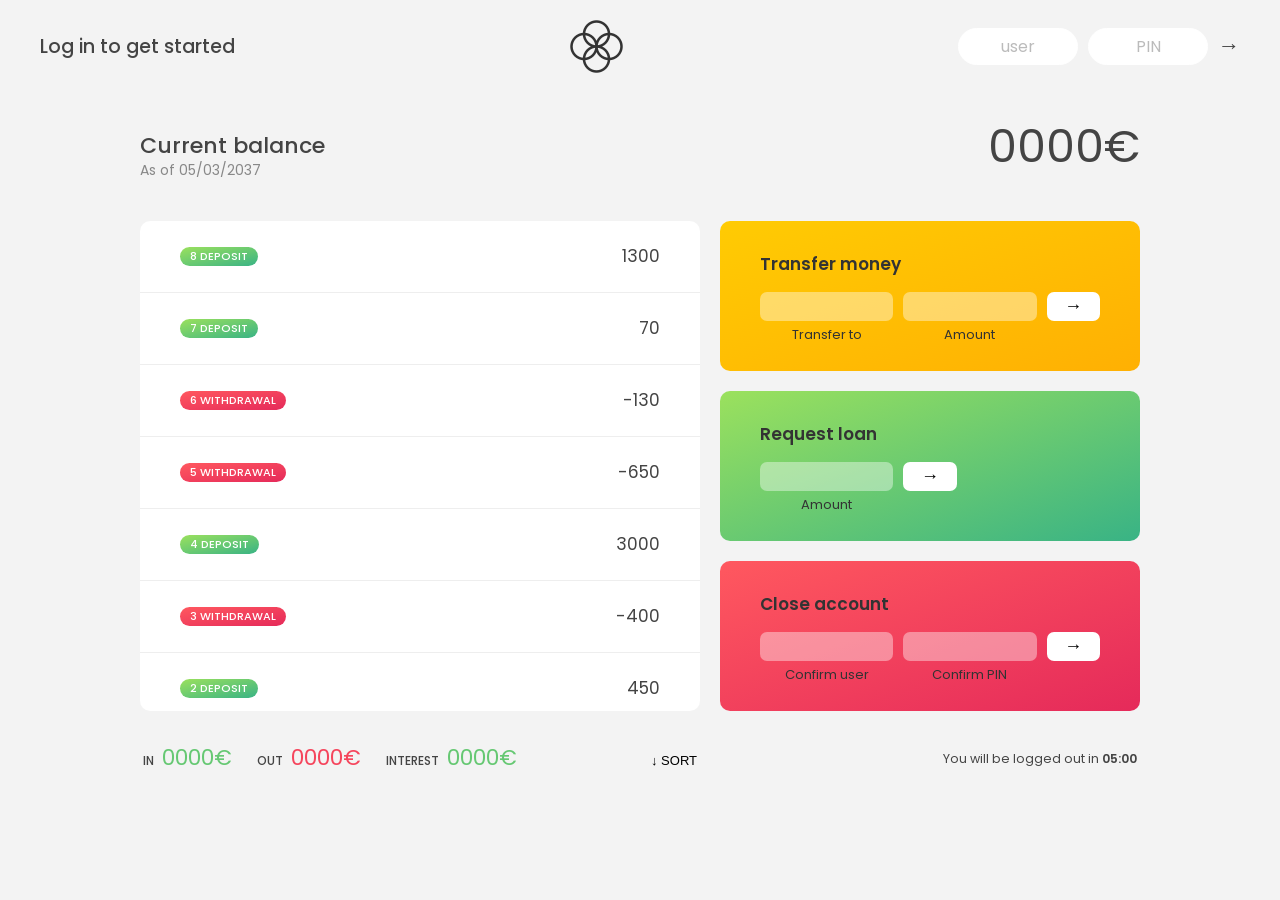
<file: Adwaith_Rajesh/Day__15/Bankist_App/index.html>
<!DOCTYPE html>
<html lang="en">
  <head>
    <meta charset="UTF-8" />
    <meta name="viewport" content="width=device-width, initial-scale=1.0" />
    <meta http-equiv="X-UA-Compatible" content="ie=edge" />
    <link rel="shortcut icon" type="image/png" href="/icon.png" />

    <link
      href="https://fonts.googleapis.com/css?family=Poppins:400,500,600&display=swap"
      rel="stylesheet"
    />

    <link rel="stylesheet" href="style.css" />
    <title>Bankist</title>
  </head>
  <body>
    <!-- TOP NAVIGATION -->
    <nav>
      <p class="welcome">Log in to get started</p>
      <img src="logo.png" alt="Logo" class="logo" />
      <form class="login">
        <input
          type="text"
          placeholder="user"
          class="login__input login__input--user"
        />
        <!-- In practice, use type="password" -->
        <input
          type="text"
          placeholder="PIN"
          maxlength="4"
          class="login__input login__input--pin"
        />
        <button class="login__btn">&rarr;</button>
      </form>
    </nav>

    <main class="app">
      <!-- BALANCE -->
      <div class="balance">
        <div>
          <p class="balance__label">Current balance</p>
          <p class="balance__date">
            As of <span class="date">05/03/2037</span>
          </p>
        </div>
        <p class="balance__value">0000€</p>
      </div>

      <!-- MOVEMENTS -->
      <div class="movements">
        <div class="movements__row">
          <div class="movements__type movements__type--deposit">2 deposit</div>
          <div class="movements__date">3 days ago</div>
          <div class="movements__value">4 000€</div>
        </div>
        <div class="movements__row">
          <div class="movements__type movements__type--withdrawal">
            1 withdrawal
          </div>
          <div class="movements__date">24/01/2037</div>
          <div class="movements__value">-378€</div>
        </div>
      </div>

      <!-- SUMMARY -->
      <div class="summary">
        <p class="summary__label">In</p>
        <p class="summary__value summary__value--in">0000€</p>
        <p class="summary__label">Out</p>
        <p class="summary__value summary__value--out">0000€</p>
        <p class="summary__label">Interest</p>
        <p class="summary__value summary__value--interest">0000€</p>
        <button class="btn--sort">&downarrow; SORT</button>
      </div>

      <!-- OPERATION: TRANSFERS -->
      <div class="operation operation--transfer">
        <h2>Transfer money</h2>
        <form class="form form--transfer">
          <input type="text" class="form__input form__input--to" />
          <input type="number" class="form__input form__input--amount" />
          <button class="form__btn form__btn--transfer">&rarr;</button>
          <label class="form__label">Transfer to</label>
          <label class="form__label">Amount</label>
        </form>
      </div>

      <!-- OPERATION: LOAN -->
      <div class="operation operation--loan">
        <h2>Request loan</h2>
        <form class="form form--loan">
          <input type="number" class="form__input form__input--loan-amount" />
          <button class="form__btn form__btn--loan">&rarr;</button>
          <label class="form__label form__label--loan">Amount</label>
        </form>
      </div>

      <!-- OPERATION: CLOSE -->
      <div class="operation operation--close">
        <h2>Close account</h2>
        <form class="form form--close">
          <input type="text" class="form__input form__input--user" />
          <input
            type="password"
            maxlength="6"
            class="form__input form__input--pin"
          />
          <button class="form__btn form__btn--close">&rarr;</button>
          <label class="form__label">Confirm user</label>
          <label class="form__label">Confirm PIN</label>
        </form>
      </div>

      <!-- LOGOUT TIMER -->
      <p class="logout-timer">
        You will be logged out in <span class="timer">05:00</span>
      </p>
    </main>

    <!-- <footer>
      &copy; by Jonas Schmedtmann. Don't claim as your own :)
    </footer> -->

    <script src="script.js"></script>
  </body>
</html>
</file>
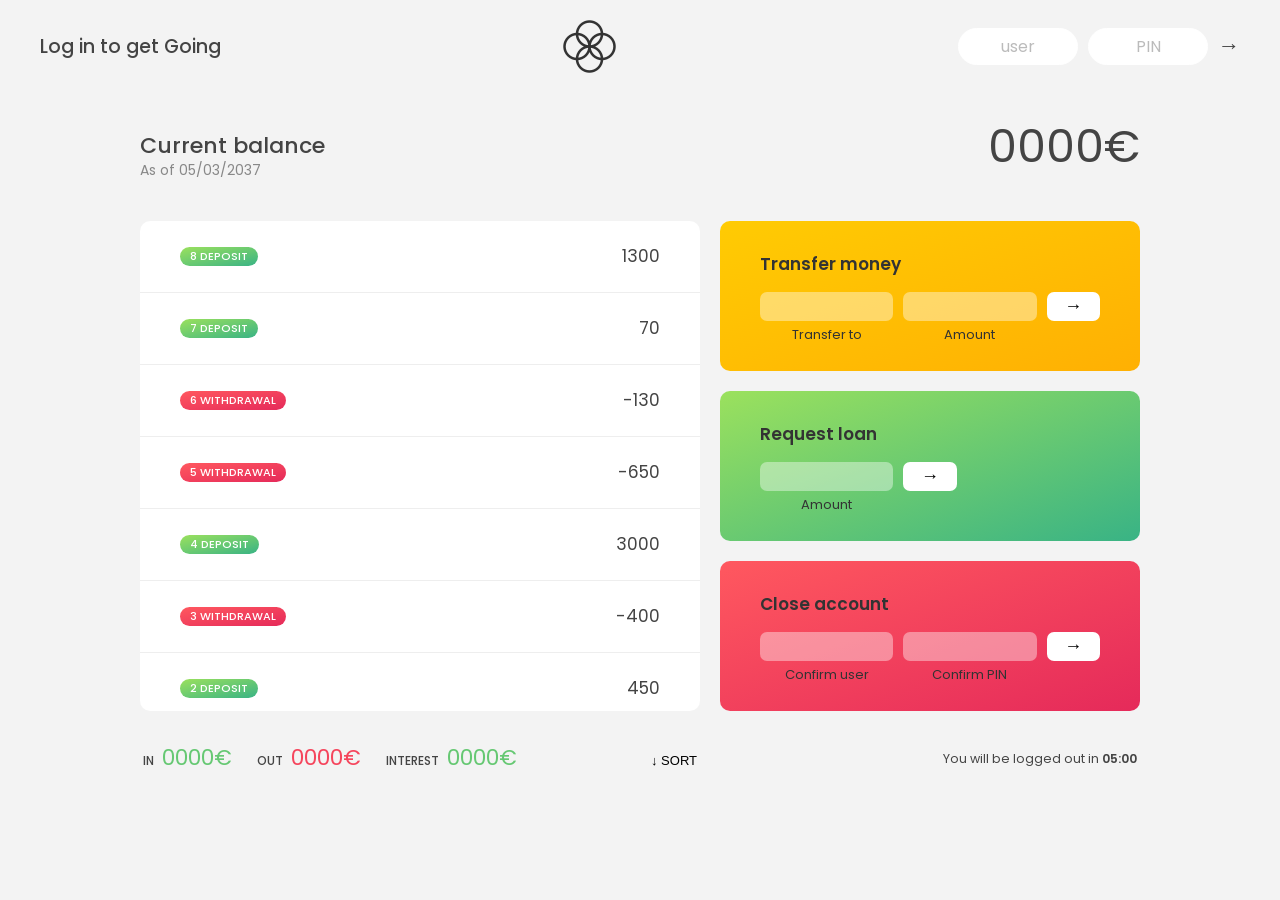
<file: Adwaith_Rajesh/Day__16/Bankist_App__Day_2/index.html>
<!DOCTYPE html>
<html lang="en">
  <head>
    <meta charset="UTF-8" />
    <meta name="viewport" content="width=device-width, initial-scale=1.0" />
    <meta http-equiv="X-UA-Compatible" content="ie=edge" />
    <link rel="shortcut icon" type="image/png" href="/icon.png" />

    <link
      href="https://fonts.googleapis.com/css?family=Poppins:400,500,600&display=swap"
      rel="stylesheet"
    />

    <link rel="stylesheet" href="style.css" />
    <title>Bankist</title>
  </head>
  <body>
    <!-- TOP NAVIGATION-->
    <nav>
      <p class="welcome">Log in to get Going</p>
      <img src="logo.png" alt="Logo" class="logo" />
      <form class="login">
        <input
          type="text"
          placeholder="user"
          class="login__input login__input--user"
        />
        <!-- In practice, use type="password" -->
        <input
          type="text"
          placeholder="PIN"
          maxlength="4"
          class="login__input login__input--pin"
        />
        <button class="login__btn">&rarr;</button>
      </form>
    </nav>

    <main class="app">
      <!-- BALANCE -->
      <div class="balance">
        <div>
          <p class="balance__label">Current balance</p>
          <p class="balance__date">
            As of <span class="date">05/03/2037</span>
          </p>
        </div>
        <p class="balance__value">0000€</p>
      </div>

      <!-- MOVEMENTS -->
      <div class="movements">
        <div class="movements__row">
          <div class="movements__type movements__type--deposit">2 deposit</div>
          <div class="movements__date">3 days ago</div>
          <div class="movements__value">4 000€</div>
        </div>
        <div class="movements__row">
          <div class="movements__type movements__type--withdrawal">
            1 withdrawal
          </div>
          <div class="movements__date">24/01/2037</div>
          <div class="movements__value">-378€</div>
        </div>
      </div>

      <!-- SUMMARY -->
      <div class="summary">
        <p class="summary__label">In</p>
        <p class="summary__value summary__value--in">0000€</p>
        <p class="summary__label">Out</p>
        <p class="summary__value summary__value--out">0000€</p>
        <p class="summary__label">Interest</p>
        <p class="summary__value summary__value--interest">0000€</p>
        <button class="btn--sort">&downarrow; SORT</button>
      </div>

      <!-- OPERATION: TRANSFERS -->
      <div class="operation operation--transfer">
        <h2>Transfer money</h2>
        <form class="form form--transfer">
          <input type="text" class="form__input form__input--to" />
          <input type="number" class="form__input form__input--amount" />
          <button class="form__btn form__btn--transfer">&rarr;</button>
          <label class="form__label">Transfer to</label>
          <label class="form__label">Amount</label>
        </form>
      </div>

      <!-- OPERATION: LOAN -->
      <div class="operation operation--loan">
        <h2>Request loan</h2>
        <form class="form form--loan">
          <input type="number" class="form__input form__input--loan-amount" />
          <button class="form__btn form__btn--loan">&rarr;</button>
          <label class="form__label form__label--loan">Amount</label>
        </form>
      </div>

      <!-- OPERATION: CLOSE -->
      <div class="operation operation--close">
        <h2>Close account</h2>
        <form class="form form--close">
          <input type="text" class="form__input form__input--user" />
          <input
            type="password"
            maxlength="6"
            class="form__input form__input--pin"
          />
          <button class="form__btn form__btn--close">&rarr;</button>
          <label class="form__label">Confirm user</label>
          <label class="form__label">Confirm PIN</label>
        </form>
      </div>

      <!-- LOGOUT TIMER -->
      <p class="logout-timer">
        You will be logged out in <span class="timer">05:00</span>
      </p>
    </main>

    <!-- <footer>
      &copy; by Jonas Schmedtmann. Don't claim as your own :)
    </footer> -->

    <script src="script.js"></script>
  </body>
</html>
</file>
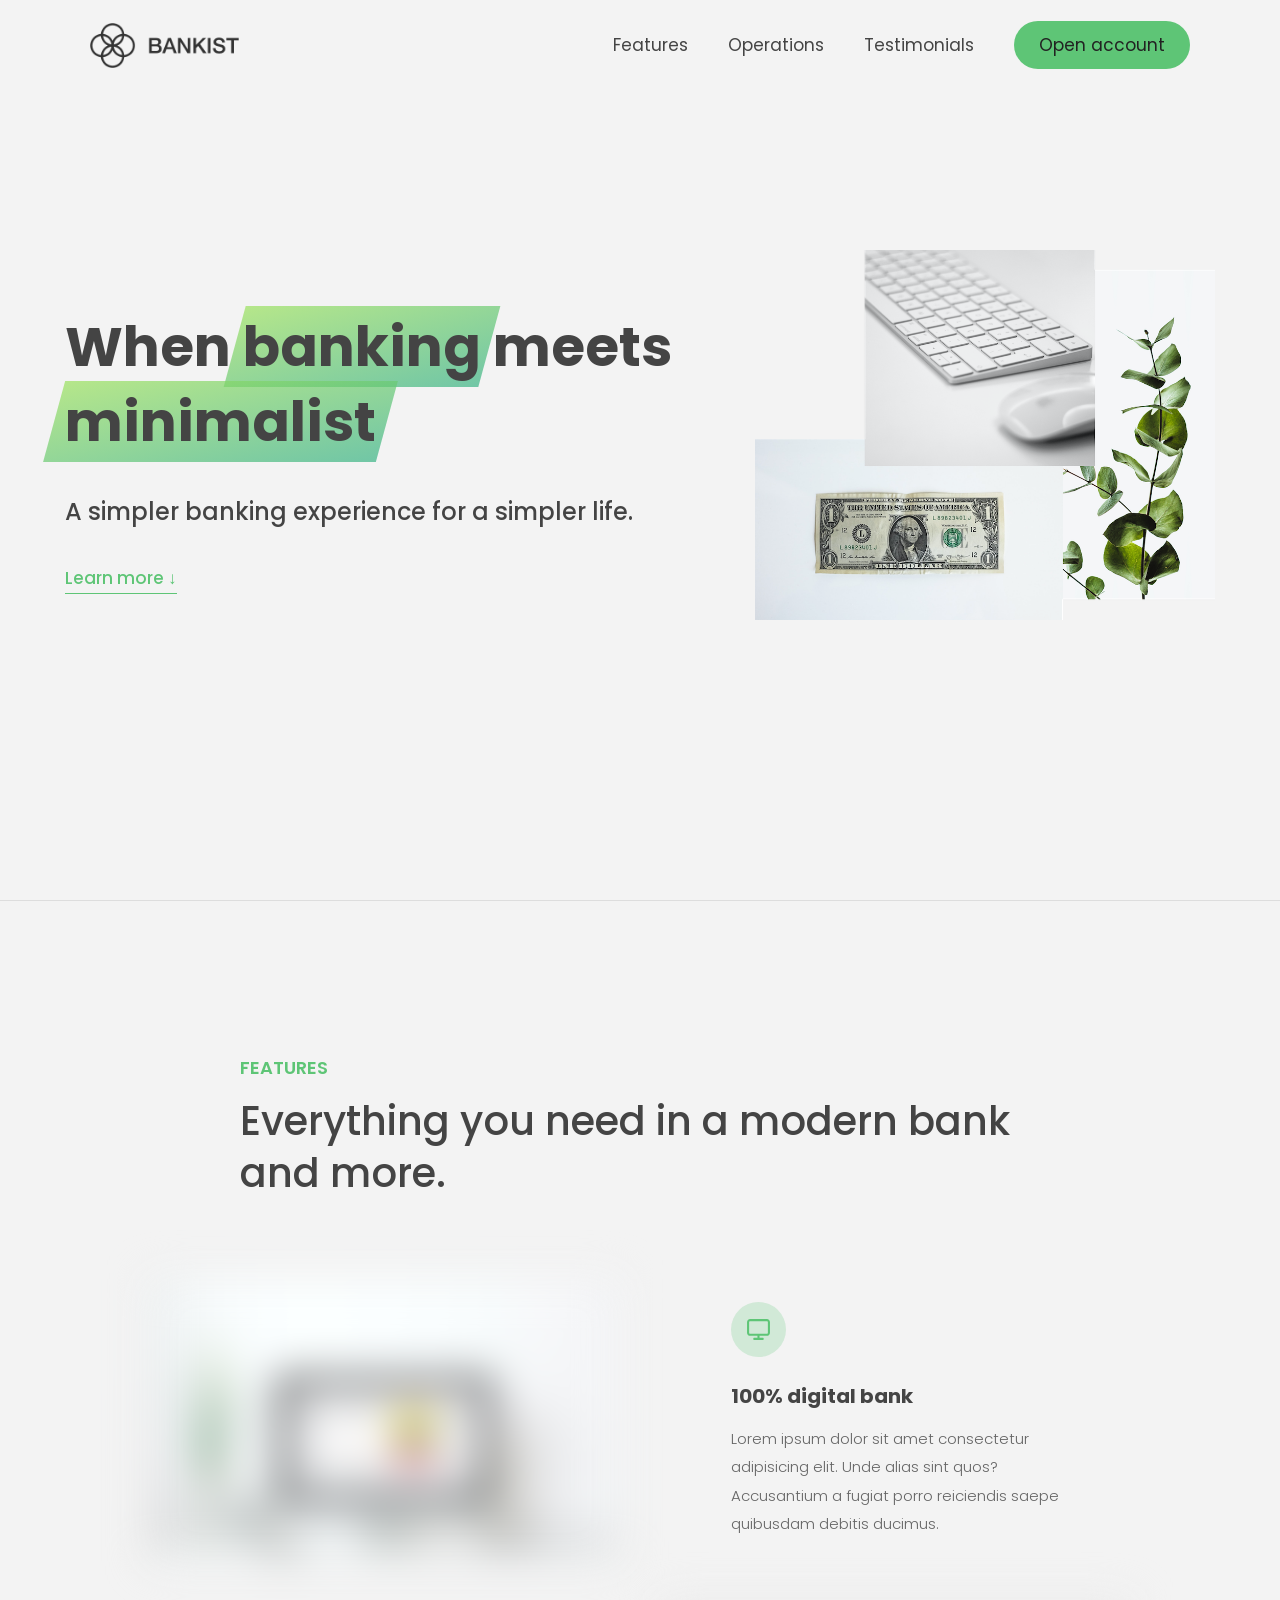
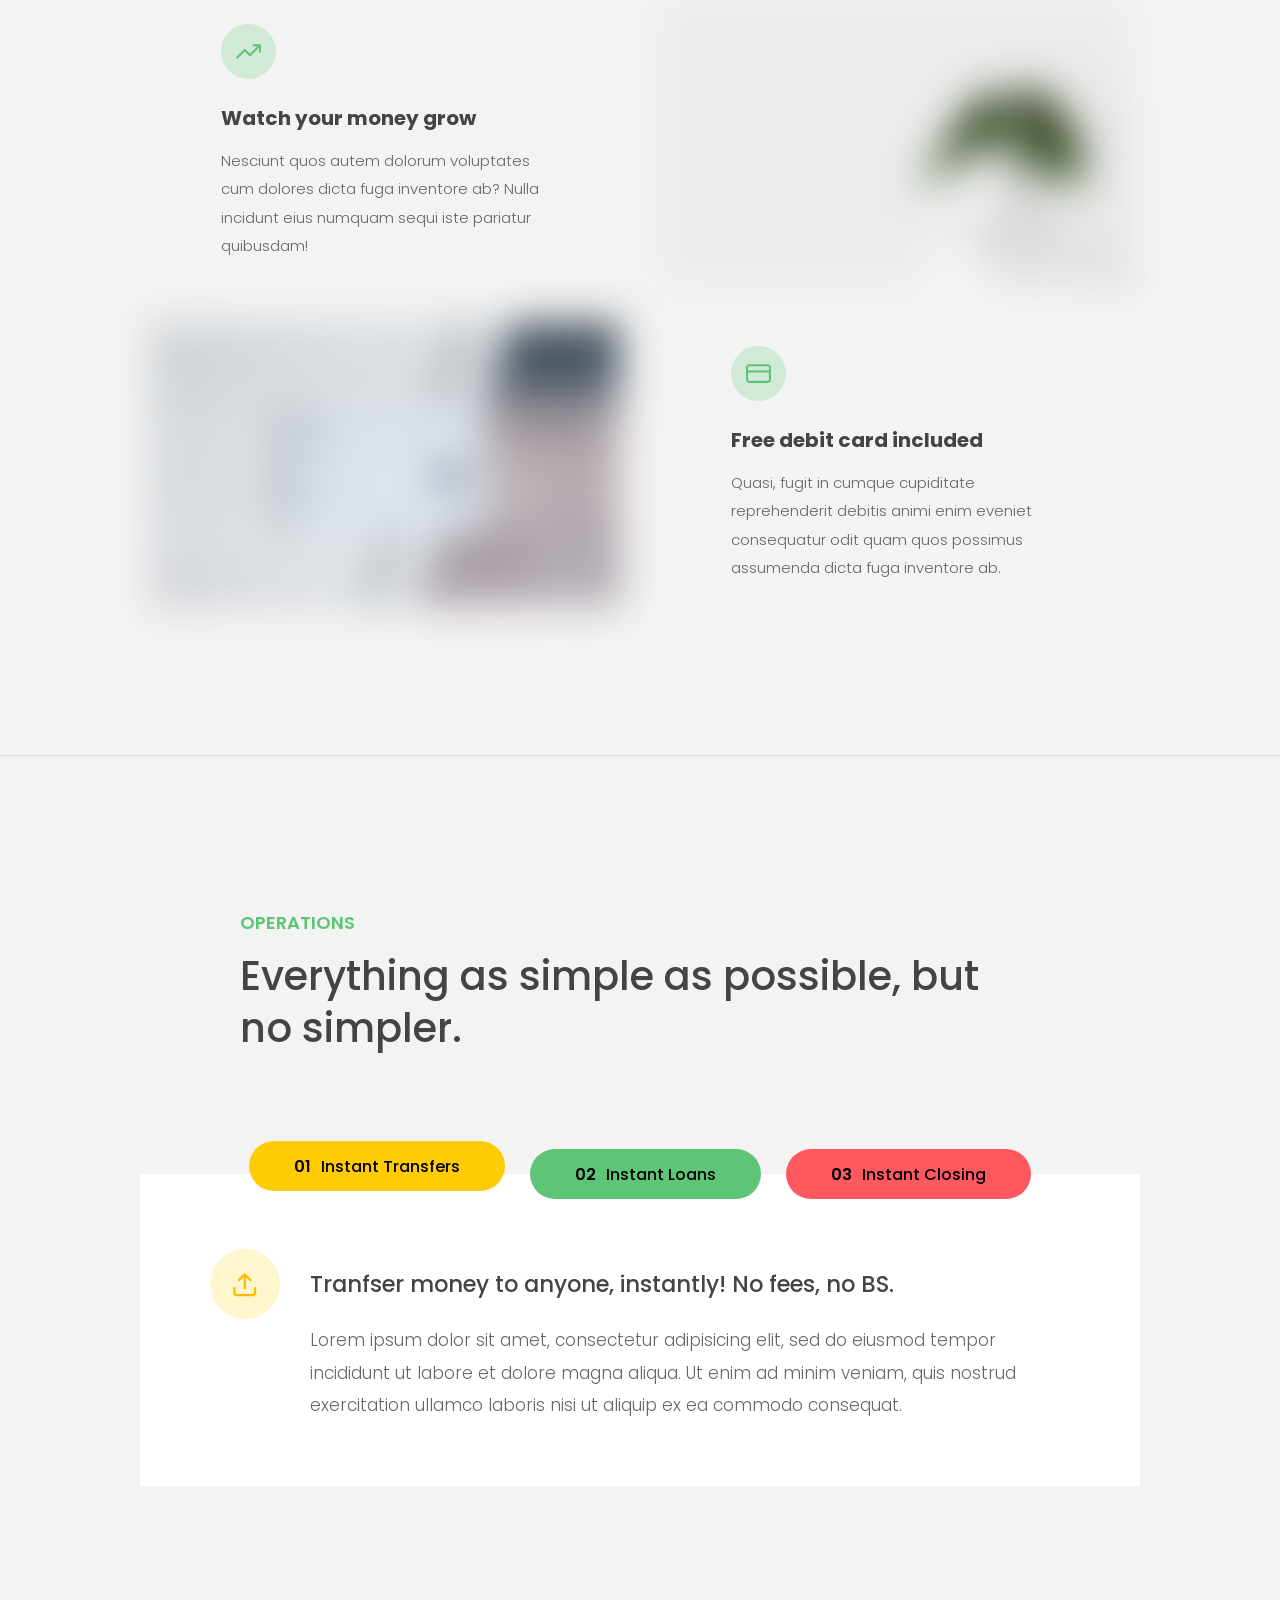
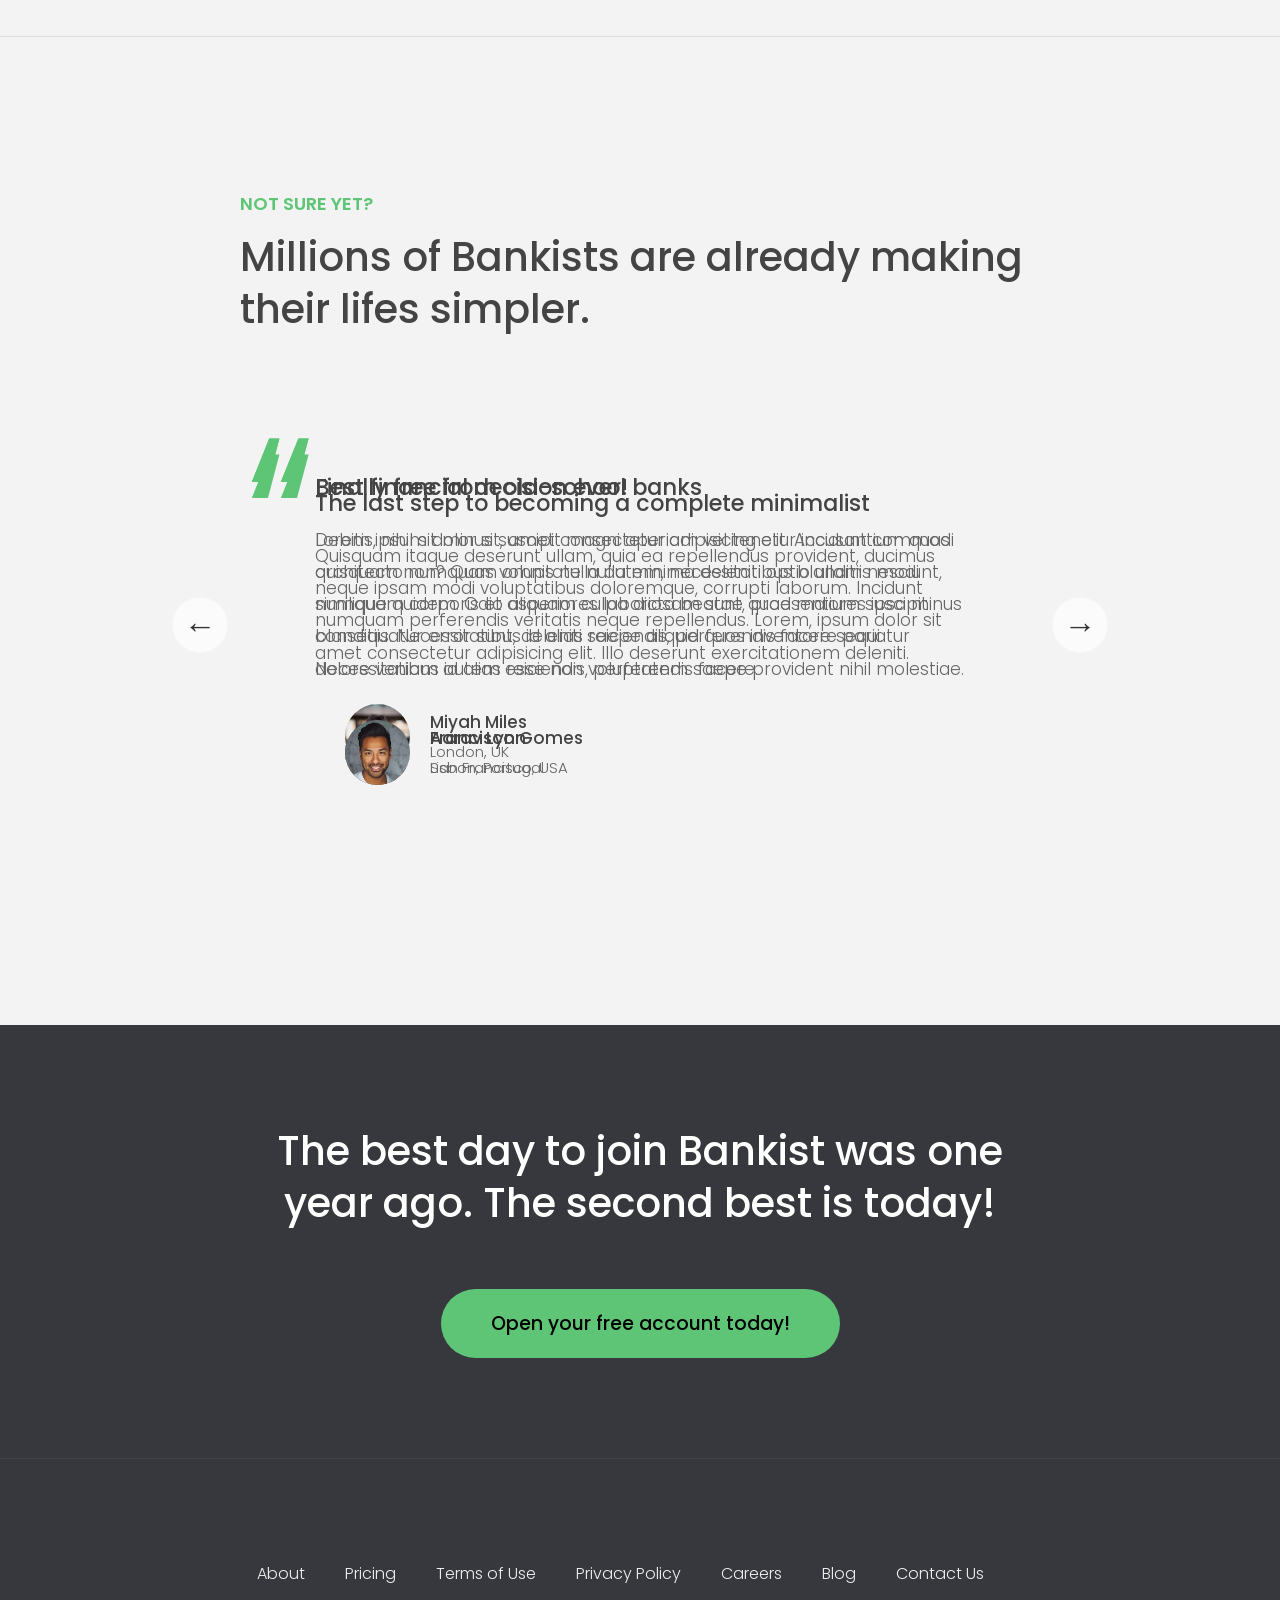
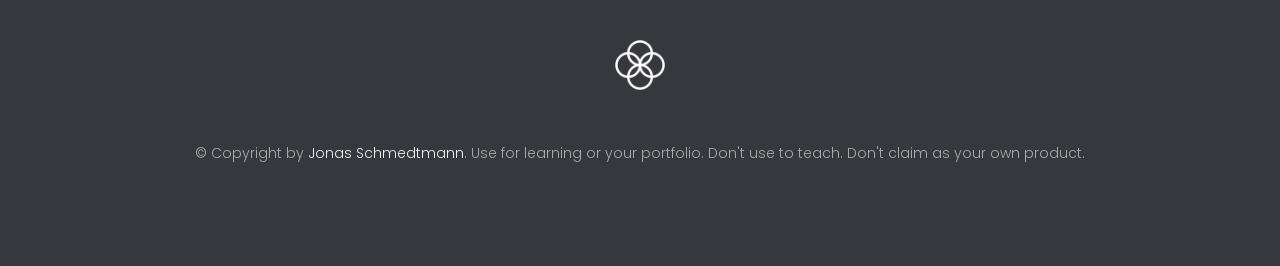
<file: Adwaith_Rajesh/Day__30/Bankist_Web_Day_1_Starter/index.html>
<!DOCTYPE html>
<html lang="en">
  <head>
    <meta charset="UTF-8" />
    <meta name="viewport" content="width=device-width, initial-scale=1.0" />
    <meta http-equiv="X-UA-Compatible" content="ie=edge" />
    <link rel="shortcut icon" type="image/png" href="img/icon.png" />

    <link
      href="https://fonts.googleapis.com/css?family=Poppins:300,400,500,600&display=swap"
      rel="stylesheet"
    />
    <link rel="stylesheet" href="style.css" />
    <title>Bankist | When Banking meets Minimalist</title>
  </head>
  <body>
    <header class="header">
      <nav class="nav">
        <img
          src="img/logo.png"
          alt="Bankist logo"
          class="nav__logo"
          id="logo"
        />
        <ul class="nav__links">
          <li class="nav__item">
            <a class="nav__link" href="#section--1">Features</a>
          </li>
          <li class="nav__item">
            <a class="nav__link" href="#section--2">Operations</a>
          </li>
          <li class="nav__item">
            <a class="nav__link" href="#section--3">Testimonials</a>
          </li>
          <li class="nav__item">
            <a class="nav__link nav__link--btn btn--show-modal" href="#"
              >Open account</a
            >
          </li>
        </ul>
      </nav>

      <div class="header__title">
        <h1>
          When
          <!-- Green highlight effect -->
          <span class="highlight">banking</span>
          meets<br />
          <span class="highlight">minimalist</span>
        </h1>
        <h4>A simpler banking experience for a simpler life.</h4>
        <button class="btn--text btn--scroll-to">Learn more &DownArrow;</button>
        <img
          src="img/hero.png"
          class="header__img"
          alt="Minimalist bank items"
        />
      </div>
    </header>

    <section class="section" id="section--1">
      <div class="section__title">
        <h2 class="section__description">Features</h2>
        <h3 class="section__header">
          Everything you need in a modern bank and more.
        </h3>
      </div>

      <div class="features">
        <img
          src="img/digital-lazy.jpg"
          data-src="img/digital.jpg"
          alt="Computer"
          class="features__img lazy-img"
        />
        <div class="features__feature">
          <div class="features__icon">
            <svg>
              <use xlink:href="img/icons.svg#icon-monitor"></use>
            </svg>
          </div>
          <h5 class="features__header">100% digital bank</h5>
          <p>
            Lorem ipsum dolor sit amet consectetur adipisicing elit. Unde alias
            sint quos? Accusantium a fugiat porro reiciendis saepe quibusdam
            debitis ducimus.
          </p>
        </div>

        <div class="features__feature">
          <div class="features__icon">
            <svg>
              <use xlink:href="img/icons.svg#icon-trending-up"></use>
            </svg>
          </div>
          <h5 class="features__header">Watch your money grow</h5>
          <p>
            Nesciunt quos autem dolorum voluptates cum dolores dicta fuga
            inventore ab? Nulla incidunt eius numquam sequi iste pariatur
            quibusdam!
          </p>
        </div>
        <img
          src="img/grow-lazy.jpg"
          data-src="img/grow.jpg"
          alt="Plant"
          class="features__img lazy-img"
        />

        <img
          src="img/card-lazy.jpg"
          data-src="img/card.jpg"
          alt="Credit card"
          class="features__img lazy-img"
        />
        <div class="features__feature">
          <div class="features__icon">
            <svg>
              <use xlink:href="img/icons.svg#icon-credit-card"></use>
            </svg>
          </div>
          <h5 class="features__header">Free debit card included</h5>
          <p>
            Quasi, fugit in cumque cupiditate reprehenderit debitis animi enim
            eveniet consequatur odit quam quos possimus assumenda dicta fuga
            inventore ab.
          </p>
        </div>
      </div>
    </section>

    <section class="section" id="section--2">
      <div class="section__title">
        <h2 class="section__description">Operations</h2>
        <h3 class="section__header">
          Everything as simple as possible, but no simpler.
        </h3>
      </div>

      <div class="operations">
        <div class="operations__tab-container">
          <button
            class="btn operations__tab operations__tab--1 operations__tab--active"
            data-tab="1"
          >
            <span>01</span>Instant Transfers
          </button>
          <button class="btn operations__tab operations__tab--2" data-tab="2">
            <span>02</span>Instant Loans
          </button>
          <button class="btn operations__tab operations__tab--3" data-tab="3">
            <span>03</span>Instant Closing
          </button>
        </div>
        <div
          class="operations__content operations__content--1 operations__content--active"
        >
          <div class="operations__icon operations__icon--1">
            <svg>
              <use xlink:href="img/icons.svg#icon-upload"></use>
            </svg>
          </div>
          <h5 class="operations__header">
            Tranfser money to anyone, instantly! No fees, no BS.
          </h5>
          <p>
            Lorem ipsum dolor sit amet, consectetur adipisicing elit, sed do
            eiusmod tempor incididunt ut labore et dolore magna aliqua. Ut enim
            ad minim veniam, quis nostrud exercitation ullamco laboris nisi ut
            aliquip ex ea commodo consequat.
          </p>
        </div>

        <div class="operations__content operations__content--2">
          <div class="operations__icon operations__icon--2">
            <svg>
              <use xlink:href="img/icons.svg#icon-home"></use>
            </svg>
          </div>
          <h5 class="operations__header">
            Buy a home or make your dreams come true, with instant loans.
          </h5>
          <p>
            Duis aute irure dolor in reprehenderit in voluptate velit esse
            cillum dolore eu fugiat nulla pariatur. Excepteur sint occaecat
            cupidatat non proident, sunt in culpa qui officia deserunt mollit
            anim id est laborum.
          </p>
        </div>
        <div class="operations__content operations__content--3">
          <div class="operations__icon operations__icon--3">
            <svg>
              <use xlink:href="img/icons.svg#icon-user-x"></use>
            </svg>
          </div>
          <h5 class="operations__header">
            No longer need your account? No problem! Close it instantly.
          </h5>
          <p>
            Excepteur sint occaecat cupidatat non proident, sunt in culpa qui
            officia deserunt mollit anim id est laborum. Ut enim ad minim
            veniam, quis nostrud exercitation ullamco laboris nisi ut aliquip ex
            ea commodo consequat.
          </p>
        </div>
      </div>
    </section>

    <section class="section" id="section--3">
      <div class="section__title section__title--testimonials">
        <h2 class="section__description">Not sure yet?</h2>
        <h3 class="section__header">
          Millions of Bankists are already making their lifes simpler.
        </h3>
      </div>

      <div class="slider">
        <div class="slide slide--1">
          <div class="testimonial">
            <h5 class="testimonial__header">Best financial decision ever!</h5>
            <blockquote class="testimonial__text">
              Lorem ipsum dolor sit, amet consectetur adipisicing elit.
              Accusantium quas quisquam non? Quas voluptate nulla minima
              deleniti optio ullam nesciunt, numquam corporis et asperiores
              laboriosam sunt, praesentium suscipit blanditiis. Necessitatibus
              id alias reiciendis, perferendis facere pariatur dolore veniam
              autem esse non voluptatem saepe provident nihil molestiae.
            </blockquote>
            <address class="testimonial__author">
              <img src="img/user-1.jpg" alt="" class="testimonial__photo" />
              <h6 class="testimonial__name">Aarav Lynn</h6>
              <p class="testimonial__location">San Francisco, USA</p>
            </address>
          </div>
        </div>

        <div class="slide slide--2">
          <div class="testimonial">
            <h5 class="testimonial__header">
              The last step to becoming a complete minimalist
            </h5>
            <blockquote class="testimonial__text">
              Quisquam itaque deserunt ullam, quia ea repellendus provident,
              ducimus neque ipsam modi voluptatibus doloremque, corrupti
              laborum. Incidunt numquam perferendis veritatis neque repellendus.
              Lorem, ipsum dolor sit amet consectetur adipisicing elit. Illo
              deserunt exercitationem deleniti.
            </blockquote>
            <address class="testimonial__author">
              <img src="img/user-2.jpg" alt="" class="testimonial__photo" />
              <h6 class="testimonial__name">Miyah Miles</h6>
              <p class="testimonial__location">London, UK</p>
            </address>
          </div>
        </div>

        <div class="slide slide--3">
          <div class="testimonial">
            <h5 class="testimonial__header">
              Finally free from old-school banks
            </h5>
            <blockquote class="testimonial__text">
              Debitis, nihil sit minus suscipit magni aperiam vel tenetur
              incidunt commodi architecto numquam omnis nulla autem,
              necessitatibus blanditiis modi similique quidem. Odio aliquam
              culpa dicta beatae quod maiores ipsa minus consequatur error sunt,
              deleniti saepe aliquid quos inventore sequi. Necessitatibus id
              alias reiciendis, perferendis facere.
            </blockquote>
            <address class="testimonial__author">
              <img src="img/user-3.jpg" alt="" class="testimonial__photo" />
              <h6 class="testimonial__name">Francisco Gomes</h6>
              <p class="testimonial__location">Lisbon, Portugal</p>
            </address>
          </div>
        </div>

        <!-- <div class="slide"><img src="img/img-1.jpg" alt="Photo 1" /></div>
        <div class="slide"><img src="img/img-2.jpg" alt="Photo 2" /></div>
        <div class="slide"><img src="img/img-3.jpg" alt="Photo 3" /></div>
        <div class="slide"><img src="img/img-4.jpg" alt="Photo 4" /></div> -->
        <button class="slider__btn slider__btn--left">&larr;</button>
        <button class="slider__btn slider__btn--right">&rarr;</button>
        <div class="dots"></div>
      </div>
    </section>

    <section class="section section--sign-up">
      <div class="section__title">
        <h3 class="section__header">
          The best day to join Bankist was one year ago. The second best is
          today!
        </h3>
      </div>
      <button class="btn btn--show-modal">Open your free account today!</button>
    </section>

    <footer class="footer">
      <ul class="footer__nav">
        <li class="footer__item">
          <a class="footer__link" href="#">About</a>
        </li>
        <li class="footer__item">
          <a class="footer__link" href="#">Pricing</a>
        </li>
        <li class="footer__item">
          <a class="footer__link" href="#">Terms of Use</a>
        </li>
        <li class="footer__item">
          <a class="footer__link" href="#">Privacy Policy</a>
        </li>
        <li class="footer__item">
          <a class="footer__link" href="#">Careers</a>
        </li>
        <li class="footer__item">
          <a class="footer__link" href="#">Blog</a>
        </li>
        <li class="footer__item">
          <a class="footer__link" href="#">Contact Us</a>
        </li>
      </ul>
      <img src="img/icon.png" alt="Logo" class="footer__logo" />
      <p class="footer__copyright">
        &copy; Copyright by
        <a
          class="footer__link twitter-link"
          target="_blank"
          href="https://twitter.com/jonasschmedtman"
          >Jonas Schmedtmann</a
        >. Use for learning or your portfolio. Don't use to teach. Don't claim
        as your own product.
      </p>
    </footer>

    <div class="modal hidden">
      <button class="btn--close-modal">&times;</button>
      <h2 class="modal__header">
        Open your bank account <br />
        in just <span class="highlight">5 minutes</span>
      </h2>
      <form class="modal__form">
        <label>First Name</label>
        <input type="text" />
        <label>Last Name</label>
        <input type="text" />
        <label>Email Address</label>
        <input type="email" />
        <button class="btn">Next step &rarr;</button>
      </form>
    </div>
    <div class="overlay hidden"></div>

    <script src="script.js"></script>
  </body>
</html>
</file>
<file: Adwaith_Rajesh/Day__15/Bankist_App/style.css>
/*
 * Use this CSS to learn some intersting techniques,
 * in case you're wondering how I built the UI.
 * Have fun! 😁
 */

* {
  margin: 0;
  padding: 0;
  box-sizing: inherit;
}

html {
  font-size: 62.5%;
  box-sizing: border-box;
}

body {
  font-family: 'Poppins', sans-serif;
  color: #444;
  background-color: #f3f3f3;
  height: 100vh;
  padding: 2rem;
}

nav {
  display: flex;
  justify-content: space-between;
  align-items: center;
  padding: 0 2rem;
}

.welcome {
  font-size: 1.9rem;
  font-weight: 500;
}

.logo {
  height: 5.25rem;
}

.login {
  display: flex;
}

.login__input {
  border: none;
  padding: 0.5rem 2rem;
  font-size: 1.6rem;
  font-family: inherit;
  text-align: center;
  width: 12rem;
  border-radius: 10rem;
  margin-right: 1rem;
  color: inherit;
  border: 1px solid #fff;
  transition: all 0.3s;
}

.login__input:focus {
  outline: none;
  border: 1px solid #ccc;
}

.login__input::placeholder {
  color: #bbb;
}

.login__btn {
  border: none;
  background: none;
  font-size: 2.2rem;
  color: inherit;
  cursor: pointer;
  transition: all 0.3s;
}

.login__btn:hover,
.login__btn:focus,
.btn--sort:hover,
.btn--sort:focus {
  outline: none;
  color: #777;
}

/* MAIN */
.app {
  position: relative;
  max-width: 100rem;
  margin: 4rem auto;
  display: grid;
  grid-template-columns: 4fr 3fr;
  grid-template-rows: auto repeat(3, 15rem) auto;
  gap: 2rem;

  /* NOTE This creates the fade in/out animation */
  /* opacity: 0; */
  transition: all 1s;
}

.balance {
  grid-column: 1 / span 2;
  display: flex;
  align-items: flex-end;
  justify-content: space-between;
  margin-bottom: 2rem;
}

.balance__label {
  font-size: 2.2rem;
  font-weight: 500;
  margin-bottom: -0.2rem;
}

.balance__date {
  font-size: 1.4rem;
  color: #888;
}

.balance__value {
  font-size: 4.5rem;
  font-weight: 400;
}

/* MOVEMENTS */
.movements {
  grid-row: 2 / span 3;
  background-color: #fff;
  border-radius: 1rem;
  overflow: scroll;
}

.movements__row {
  padding: 2.25rem 4rem;
  display: flex;
  align-items: center;
  border-bottom: 1px solid #eee;
}

.movements__type {
  font-size: 1.1rem;
  text-transform: uppercase;
  font-weight: 500;
  color: #fff;
  padding: 0.1rem 1rem;
  border-radius: 10rem;
  margin-right: 2rem;
}

.movements__date {
  font-size: 1.1rem;
  text-transform: uppercase;
  font-weight: 500;
  color: #666;
}

.movements__type--deposit {
  background-image: linear-gradient(to top left, #39b385, #9be15d);
}

.movements__type--withdrawal {
  background-image: linear-gradient(to top left, #e52a5a, #ff585f);
}

.movements__value {
  font-size: 1.7rem;
  margin-left: auto;
}

/* SUMMARY */
.summary {
  grid-row: 5 / 6;
  display: flex;
  align-items: baseline;
  padding: 0 0.3rem;
  margin-top: 1rem;
}

.summary__label {
  font-size: 1.2rem;
  font-weight: 500;
  text-transform: uppercase;
  margin-right: 0.8rem;
}

.summary__value {
  font-size: 2.2rem;
  margin-right: 2.5rem;
}

.summary__value--in,
.summary__value--interest {
  color: #66c873;
}

.summary__value--out {
  color: #f5465d;
}

.btn--sort {
  margin-left: auto;
  border: none;
  background: none;
  font-size: 1.3rem;
  font-weight: 500;
  cursor: pointer;
}

/* OPERATIONS */
.operation {
  border-radius: 1rem;
  padding: 3rem 4rem;
  color: #333;
}

.operation--transfer {
  background-image: linear-gradient(to top left, #ffb003, #ffcb03);
}

.operation--loan {
  background-image: linear-gradient(to top left, #39b385, #9be15d);
}

.operation--close {
  background-image: linear-gradient(to top left, #e52a5a, #ff585f);
}

h2 {
  margin-bottom: 1.5rem;
  font-size: 1.7rem;
  font-weight: 600;
  color: #333;
}

.form {
  display: grid;
  grid-template-columns: 2.5fr 2.5fr 1fr;
  grid-template-rows: auto auto;
  gap: 0.4rem 1rem;
}

/* Exceptions for interst */
.form.form--loan {
  grid-template-columns: 2.5fr 1fr 2.5fr;
}
.form__label--loan {
  grid-row: 2;
}
/* End exceptions */

.form__input {
  width: 100%;
  border: none;
  background-color: rgba(255, 255, 255, 0.4);
  font-family: inherit;
  font-size: 1.5rem;
  text-align: center;
  color: #333;
  padding: 0.3rem 1rem;
  border-radius: 0.7rem;
  transition: all 0.3s;
}

.form__input:focus {
  outline: none;
  background-color: rgba(255, 255, 255, 0.6);
}

.form__label {
  font-size: 1.3rem;
  text-align: center;
}

.form__btn {
  border: none;
  border-radius: 0.7rem;
  font-size: 1.8rem;
  background-color: #fff;
  cursor: pointer;
  transition: all 0.3s;
}

.form__btn:focus {
  outline: none;
  background-color: rgba(255, 255, 255, 0.8);
}

.logout-timer {
  padding: 0 0.3rem;
  margin-top: 1.9rem;
  text-align: right;
  font-size: 1.25rem;
}

.timer {
  font-weight: 600;
}
</file>
<file: Adwaith_Rajesh/Day__16/Bankist_App__Day_2/style.css>
/*
 * Use this CSS to learn some intersting techniques,
 * in case you're wondering how I built the UI.
 * Have fun! 😁
 */

* {
  margin: 0;
  padding: 0;
  box-sizing: inherit;
}

html {
  font-size: 62.5%;
  box-sizing: border-box;
}

body {
  font-family: 'Poppins', sans-serif;
  color: #444;
  background-color: #f3f3f3;
  height: 100vh;
  padding: 2rem;
}

nav {
  display: flex;
  justify-content: space-between;
  align-items: center;
  padding: 0 2rem;
}

.welcome {
  font-size: 1.9rem;
  font-weight: 500;
}

.logo {
  height: 5.25rem;
}

.login {
  display: flex;
}

.login__input {
  border: none;
  padding: 0.5rem 2rem;
  font-size: 1.6rem;
  font-family: inherit;
  text-align: center;
  width: 12rem;
  border-radius: 10rem;
  margin-right: 1rem;
  color: inherit;
  border: 1px solid #fff;
  transition: all 0.3s;
}

.login__input:focus {
  outline: none;
  border: 1px solid #ccc;
}

.login__input::placeholder {
  color: #bbb;
}

.login__btn {
  border: none;
  background: none;
  font-size: 2.2rem;
  color: inherit;
  cursor: pointer;
  transition: all 0.3s;
}

.login__btn:hover,
.login__btn:focus,
.btn--sort:hover,
.btn--sort:focus {
  outline: none;
  color: #777;
}

/* MAIN */
.app {
  position: relative;
  max-width: 100rem;
  margin: 4rem auto;
  display: grid;
  grid-template-columns: 4fr 3fr;
  grid-template-rows: auto repeat(3, 15rem) auto;
  gap: 2rem;

  /* NOTE This creates the fade in/out animation */
  /* opacity: 0; */
  transition: all 1s;
}

.balance {
  grid-column: 1 / span 2;
  display: flex;
  align-items: flex-end;
  justify-content: space-between;
  margin-bottom: 2rem;
}

.balance__label {
  font-size: 2.2rem;
  font-weight: 500;
  margin-bottom: -0.2rem;
}

.balance__date {
  font-size: 1.4rem;
  color: #888;
}

.balance__value {
  font-size: 4.5rem;
  font-weight: 400;
}

/* MOVEMENTS */
.movements {
  grid-row: 2 / span 3;
  background-color: #fff;
  border-radius: 1rem;
  overflow: scroll;
}

.movements__row {
  padding: 2.25rem 4rem;
  display: flex;
  align-items: center;
  border-bottom: 1px solid #eee;
}

.movements__type {
  font-size: 1.1rem;
  text-transform: uppercase;
  font-weight: 500;
  color: #fff;
  padding: 0.1rem 1rem;
  border-radius: 10rem;
  margin-right: 2rem;
}

.movements__date {
  font-size: 1.1rem;
  text-transform: uppercase;
  font-weight: 500;
  color: #666;
}

.movements__type--deposit {
  background-image: linear-gradient(to top left, #39b385, #9be15d);
}

.movements__type--withdrawal {
  background-image: linear-gradient(to top left, #e52a5a, #ff585f);
}

.movements__value {
  font-size: 1.7rem;
  margin-left: auto;
}

/* SUMMARY */
.summary {
  grid-row: 5 / 6;
  display: flex;
  align-items: baseline;
  padding: 0 0.3rem;
  margin-top: 1rem;
}

.summary__label {
  font-size: 1.2rem;
  font-weight: 500;
  text-transform: uppercase;
  margin-right: 0.8rem;
}

.summary__value {
  font-size: 2.2rem;
  margin-right: 2.5rem;
}

.summary__value--in,
.summary__value--interest {
  color: #66c873;
}

.summary__value--out {
  color: #f5465d;
}

.btn--sort {
  margin-left: auto;
  border: none;
  background: none;
  font-size: 1.3rem;
  font-weight: 500;
  cursor: pointer;
}

/* OPERATIONS */
.operation {
  border-radius: 1rem;
  padding: 3rem 4rem;
  color: #333;
}

.operation--transfer {
  background-image: linear-gradient(to top left, #ffb003, #ffcb03);
}

.operation--loan {
  background-image: linear-gradient(to top left, #39b385, #9be15d);
}

.operation--close {
  background-image: linear-gradient(to top left, #e52a5a, #ff585f);
}

h2 {
  margin-bottom: 1.5rem;
  font-size: 1.7rem;
  font-weight: 600;
  color: #333;
}

.form {
  display: grid;
  grid-template-columns: 2.5fr 2.5fr 1fr;
  grid-template-rows: auto auto;
  gap: 0.4rem 1rem;
}

/* Exceptions for interst */
.form.form--loan {
  grid-template-columns: 2.5fr 1fr 2.5fr;
}
.form__label--loan {
  grid-row: 2;
}
/* End exceptions */

.form__input {
  width: 100%;
  border: none;
  background-color: rgba(255, 255, 255, 0.4);
  font-family: inherit;
  font-size: 1.5rem;
  text-align: center;
  color: #333;
  padding: 0.3rem 1rem;
  border-radius: 0.7rem;
  transition: all 0.3s;
}

.form__input:focus {
  outline: none;
  background-color: rgba(255, 255, 255, 0.6);
}

.form__label {
  font-size: 1.3rem;
  text-align: center;
}

.form__btn {
  border: none;
  border-radius: 0.7rem;
  font-size: 1.8rem;
  background-color: #fff;
  cursor: pointer;
  transition: all 0.3s;
}

.form__btn:focus {
  outline: none;
  background-color: rgba(255, 255, 255, 0.8);
}

.logout-timer {
  padding: 0 0.3rem;
  margin-top: 1.9rem;
  text-align: right;
  font-size: 1.25rem;
}

.timer {
  font-weight: 600;
}
</file>
<file: Adwaith_Rajesh/Day__30/Bankist_Web_Day_1_Starter/style.css>
/* The page is NOT responsive. You can implement responsiveness yourself if you wanna have some fun 😃 */

:root {
  --color-primary: #5ec576;
  --color-secondary: #ffcb03;
  --color-tertiary: #ff585f;
  --color-primary-darker: #4bbb7d;
  --color-secondary-darker: #ffbb00;
  --color-tertiary-darker: #fd424b;
  --color-primary-opacity: #5ec5763a;
  --color-secondary-opacity: #ffcd0331;
  --color-tertiary-opacity: #ff58602d;
  --gradient-primary: linear-gradient(to top left, #39b385, #9be15d);
  --gradient-secondary: linear-gradient(to top left, #ffb003, #ffcb03);
}

* {
  margin: 0;
  padding: 0;
  box-sizing: inherit;
}

html {
  font-size: 62.5%;
  box-sizing: border-box;
}

body {
  font-family: 'Poppins', sans-serif;
  font-weight: 300;
  color: #444;
  line-height: 1.9;
  background-color: #f3f3f3;
}

/* GENERAL ELEMENTS */
.section {
  padding: 15rem 3rem;
  border-top: 1px solid #ddd;

  transition: transform 1s, opacity 1s;
}

.section--hidden {
  opacity: 0;
  transform: translateY(8rem);
}

.section__title {
  max-width: 80rem;
  margin: 0 auto 8rem auto;
}

.section__description {
  font-size: 1.8rem;
  font-weight: 600;
  text-transform: uppercase;
  color: var(--color-primary);
  margin-bottom: 1rem;
}

.section__header {
  font-size: 4rem;
  line-height: 1.3;
  font-weight: 500;
}

.btn {
  display: inline-block;
  background-color: var(--color-primary);
  font-size: 1.6rem;
  font-family: inherit;
  font-weight: 500;
  border: none;
  padding: 1.25rem 4.5rem;
  border-radius: 10rem;
  cursor: pointer;
  transition: all 0.3s;
}

.btn:hover {
  background-color: var(--color-primary-darker);
}

.btn--text {
  display: inline-block;
  background: none;
  font-size: 1.7rem;
  font-family: inherit;
  font-weight: 500;
  color: var(--color-primary);
  border: none;
  border-bottom: 1px solid currentColor;
  padding-bottom: 2px;
  cursor: pointer;
  transition: all 0.3s;
}

p {
  color: #666;
}

/* This is BAD for accessibility! Don't do in the real world! */
button:focus {
  outline: none;
}

img {
  transition: filter 0.5s;
}

.lazy-img {
  filter: blur(20px);
}

/* NAVIGATION */
.nav {
  display: flex;
  justify-content: space-between;
  align-items: center;
  height: 9rem;
  width: 100%;
  padding: 0 6rem;
  z-index: 100;
}

/* nav and stickly class at the same time */
.nav.sticky {
  position: fixed;
  background-color: rgba(255, 255, 255, 0.95);
}

.nav__logo {
  height: 4.5rem;
  transition: all 0.3s;
}

.nav__links {
  display: flex;
  align-items: center;
  list-style: none;
}

.nav__item {
  margin-left: 4rem;
}

.nav__link:link,
.nav__link:visited {
  font-size: 1.7rem;
  font-weight: 400;
  color: inherit;
  text-decoration: none;
  display: block;
  transition: all 0.3s;
}

.nav__link--btn:link,
.nav__link--btn:visited {
  padding: 0.8rem 2.5rem;
  border-radius: 3rem;
  background-color: var(--color-primary);
  color: #222;
}

.nav__link--btn:hover,
.nav__link--btn:active {
  color: inherit;
  background-color: var(--color-primary-darker);
  color: #333;
}

/* HEADER */
.header {
  padding: 0 3rem;
  height: 100vh;
  display: flex;
  flex-direction: column;
  align-items: center;
}

.header__title {
  flex: 1;

  max-width: 115rem;
  display: grid;
  grid-template-columns: 3fr 2fr;
  row-gap: 3rem;
  align-content: center;
  justify-content: center;

  align-items: start;
  justify-items: start;
}

h1 {
  font-size: 5.5rem;
  line-height: 1.35;
}

h4 {
  font-size: 2.4rem;
  font-weight: 500;
}

.header__img {
  width: 100%;
  grid-column: 2 / 3;
  grid-row: 1 / span 4;
  transform: translateY(-6rem);
}

.highlight {
  position: relative;
}

.highlight::after {
  display: block;
  content: '';
  position: absolute;
  bottom: 0;
  left: 0;
  height: 100%;
  width: 100%;
  z-index: -1;
  opacity: 0.7;
  transform: scale(1.07, 1.05) skewX(-15deg);
  background-image: var(--gradient-primary);
}

/* FEATURES */
.features {
  display: grid;
  grid-template-columns: 1fr 1fr;
  gap: 4rem;
  margin: 0 12rem;
}

.features__img {
  width: 100%;
}

.features__feature {
  align-self: center;
  justify-self: center;
  width: 70%;
  font-size: 1.5rem;
}

.features__icon {
  display: flex;
  align-items: center;
  justify-content: center;
  background-color: var(--color-primary-opacity);
  height: 5.5rem;
  width: 5.5rem;
  border-radius: 50%;
  margin-bottom: 2rem;
}

.features__icon svg {
  height: 2.5rem;
  width: 2.5rem;
  fill: var(--color-primary);
}

.features__header {
  font-size: 2rem;
  margin-bottom: 1rem;
}

/* OPERATIONS */
.operations {
  max-width: 100rem;
  margin: 12rem auto 0 auto;

  background-color: #fff;
}

.operations__tab-container {
  display: flex;
  justify-content: center;
}

.operations__tab {
  margin-right: 2.5rem;
  transform: translateY(-50%);
}

.operations__tab span {
  margin-right: 1rem;
  font-weight: 600;
  display: inline-block;
}

.operations__tab--1 {
  background-color: var(--color-secondary);
}

.operations__tab--1:hover {
  background-color: var(--color-secondary-darker);
}

.operations__tab--3 {
  background-color: var(--color-tertiary);
  margin: 0;
}

.operations__tab--3:hover {
  background-color: var(--color-tertiary-darker);
}

.operations__tab--active {
  transform: translateY(-66%);
}

.operations__content {
  display: none;

  /* JUST PRESENTATIONAL */
  font-size: 1.7rem;
  padding: 2.5rem 7rem 6.5rem 7rem;
}

.operations__content--active {
  display: grid;
  grid-template-columns: 7rem 1fr;
  column-gap: 3rem;
  row-gap: 0.5rem;
}

.operations__header {
  font-size: 2.25rem;
  font-weight: 500;
  align-self: center;
}

.operations__icon {
  display: flex;
  align-items: center;
  justify-content: center;
  height: 7rem;
  width: 7rem;
  border-radius: 50%;
}

.operations__icon svg {
  height: 2.75rem;
  width: 2.75rem;
}

.operations__content p {
  grid-column: 2;
}

.operations__icon--1 {
  background-color: var(--color-secondary-opacity);
}
.operations__icon--2 {
  background-color: var(--color-primary-opacity);
}
.operations__icon--3 {
  background-color: var(--color-tertiary-opacity);
}
.operations__icon--1 svg {
  fill: var(--color-secondary-darker);
}
.operations__icon--2 svg {
  fill: var(--color-primary);
}
.operations__icon--3 svg {
  fill: var(--color-tertiary);
}

/* SLIDER */
.slider {
  max-width: 100rem;
  height: 50rem;
  margin: 0 auto;
  position: relative;

  /* IN THE END */
  overflow: hidden;
}

.slide {
  position: absolute;
  top: 0;
  width: 100%;
  height: 50rem;

  display: flex;
  align-items: center;
  justify-content: center;

  /* THIS creates the animation! */
  transition: transform 1s;
}

.slide > img {
  /* Only for images that have different size than slide */
  width: 100%;
  height: 100%;
  object-fit: cover;
}

.slider__btn {
  position: absolute;
  top: 50%;
  z-index: 10;

  border: none;
  background: rgba(255, 255, 255, 0.7);
  font-family: inherit;
  color: #333;
  border-radius: 50%;
  height: 5.5rem;
  width: 5.5rem;
  font-size: 3.25rem;
  cursor: pointer;
}

.slider__btn--left {
  left: 6%;
  transform: translate(-50%, -50%);
}

.slider__btn--right {
  right: 6%;
  transform: translate(50%, -50%);
}

.dots {
  position: absolute;
  bottom: 5%;
  left: 50%;
  transform: translateX(-50%);
  display: flex;
}

.dots__dot {
  border: none;
  background-color: #b9b9b9;
  opacity: 0.7;
  height: 1rem;
  width: 1rem;
  border-radius: 50%;
  margin-right: 1.75rem;
  cursor: pointer;
  transition: all 0.5s;

  /* Only necessary when overlying images */
  /* box-shadow: 0 0.6rem 1.5rem rgba(0, 0, 0, 0.7); */
}

.dots__dot:last-child {
  margin: 0;
}

.dots__dot--active {
  /* background-color: #fff; */
  background-color: #888;
  opacity: 1;
}

/* TESTIMONIALS */
.testimonial {
  width: 65%;
  position: relative;
}

.testimonial::before {
  content: '\201C';
  position: absolute;
  top: -5.7rem;
  left: -6.8rem;
  line-height: 1;
  font-size: 20rem;
  font-family: inherit;
  color: var(--color-primary);
  z-index: -1;
}

.testimonial__header {
  font-size: 2.25rem;
  font-weight: 500;
  margin-bottom: 1.5rem;
}

.testimonial__text {
  font-size: 1.7rem;
  margin-bottom: 3.5rem;
  color: #666;
}

.testimonial__author {
  margin-left: 3rem;
  font-style: normal;

  display: grid;
  grid-template-columns: 6.5rem 1fr;
  column-gap: 2rem;
}

.testimonial__photo {
  grid-row: 1 / span 2;
  width: 6.5rem;
  border-radius: 50%;
}

.testimonial__name {
  font-size: 1.7rem;
  font-weight: 500;
  align-self: end;
  margin: 0;
}

.testimonial__location {
  font-size: 1.5rem;
}

.section__title--testimonials {
  margin-bottom: 4rem;
}

/* SIGNUP */
.section--sign-up {
  background-color: #37383d;
  border-top: none;
  border-bottom: 1px solid #444;
  text-align: center;
  padding: 10rem 3rem;
}

.section--sign-up .section__header {
  color: #fff;
  text-align: center;
}

.section--sign-up .section__title {
  margin-bottom: 6rem;
}

.section--sign-up .btn {
  font-size: 1.9rem;
  padding: 2rem 5rem;
}

/* FOOTER */
.footer {
  padding: 10rem 3rem;
  background-color: #37383d;
}

.footer__nav {
  list-style: none;
  display: flex;
  justify-content: center;
  margin-bottom: 5rem;
}

.footer__item {
  margin-right: 4rem;
}

.footer__link {
  font-size: 1.6rem;
  color: #eee;
  text-decoration: none;
}

.footer__logo {
  height: 5rem;
  display: block;
  margin: 0 auto;
  margin-bottom: 5rem;
}

.footer__copyright {
  font-size: 1.4rem;
  color: #aaa;
  text-align: center;
}

.footer__copyright .footer__link {
  font-size: 1.4rem;
}

/* MODAL WINDOW */
.modal {
  position: fixed;
  top: 50%;
  left: 50%;
  transform: translate(-50%, -50%);
  max-width: 60rem;
  background-color: #f3f3f3;
  padding: 5rem 6rem;
  box-shadow: 0 4rem 6rem rgba(0, 0, 0, 0.3);
  z-index: 1000;
  transition: all 0.5s;
}

.overlay {
  position: fixed;
  top: 0;
  left: 0;
  width: 100%;
  height: 100%;
  background-color: rgba(0, 0, 0, 0.5);
  backdrop-filter: blur(4px);
  z-index: 100;
  transition: all 0.5s;
}

.modal__header {
  font-size: 3.25rem;
  margin-bottom: 4.5rem;
  line-height: 1.5;
}

.modal__form {
  margin: 0 3rem;
  display: grid;
  grid-template-columns: 1fr 2fr;
  align-items: center;
  gap: 2.5rem;
}

.modal__form label {
  font-size: 1.7rem;
  font-weight: 500;
}

.modal__form input {
  font-size: 1.7rem;
  padding: 1rem 1.5rem;
  border: 1px solid #ddd;
  border-radius: 0.5rem;
}

.modal__form button {
  grid-column: 1 / span 2;
  justify-self: center;
  margin-top: 1rem;
}

.btn--close-modal {
  font-family: inherit;
  color: inherit;
  position: absolute;
  top: 0.5rem;
  right: 2rem;
  font-size: 4rem;
  cursor: pointer;
  border: none;
  background: none;
}

.hidden {
  visibility: hidden;
  opacity: 0;
}

/* COOKIE MESSAGE */
.cookie-message {
  display: flex;
  align-items: center;
  justify-content: space-evenly;
  width: 100%;
  background-color: white;
  color: #bbb;
  font-size: 1.5rem;
  font-weight: 400;
}
</file>
